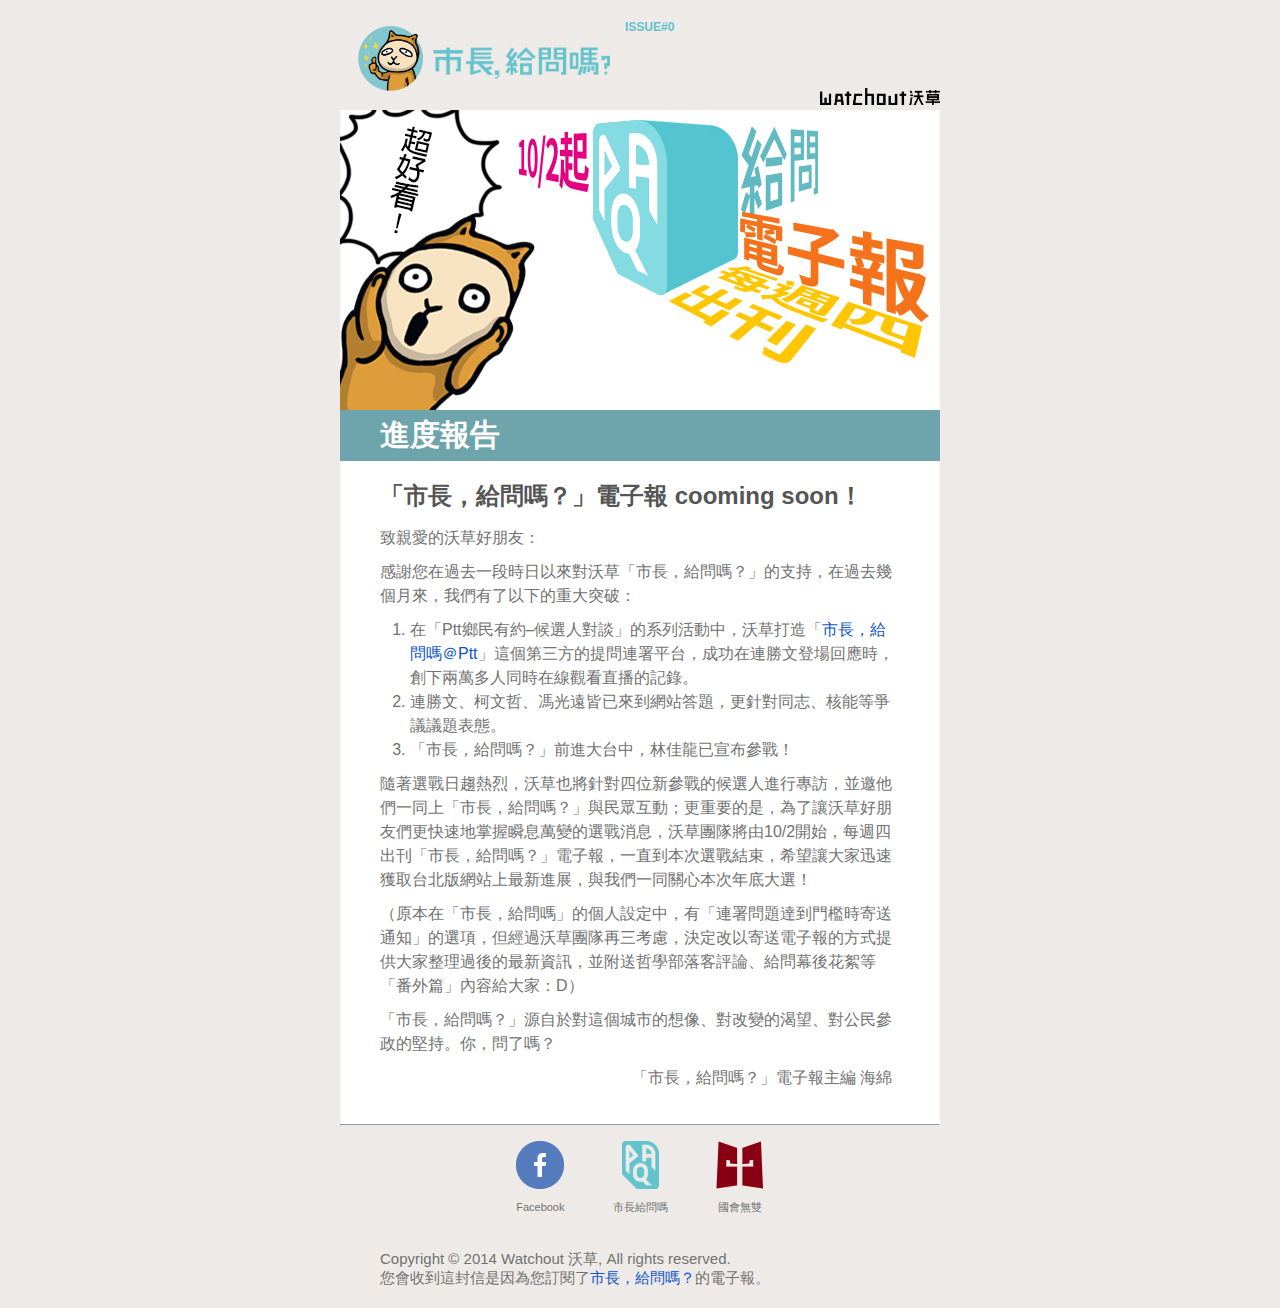
<file: index.html>
<!DOCTYPE html>
<html style="box-sizing: border-box; font-size: 15px; height: 100%; font-family: 'Helvetica Neue', Helvetica, Arial, 'Heiti TC', 'Apple LiGothic Medium', '\5FAE\8EDF\6B63\9ED1\9AD4', sans-serif; color: #555555; text-rendering: optimizeLegibility; min-width: 320px; background-color: rgb(238,234,231); margin: 0px; padding: 0px;">
<head>
<meta http-equiv="Content-Type" content="text/html; charset=utf-8">
<meta charset="utf-8">
<meta http-equiv="X-UA-Compatible" content="IE=edge,chrome=1">
<meta name="viewport" content="width=device-width, initial-scale=1.0, maximum-scale=1.0">
<title>市長，給問嗎</title>
<link rel="shortcut icon" href="http://pm5.github.io/epaper/logo.png">
</head>
<body>
<div style="box-sizing: border-box; font-size: 15px; height: 100%; font-family: 'Helvetica Neue', Helvetica, Arial, 'Heiti TC', 'Apple LiGothic Medium', '\5FAE\8EDF\6B63\9ED1\9AD4', sans-serif; color: #555555; text-rendering: optimizeLegibility; min-width: 320px; background-color: rgb(238,234,231); margin: 0px; padding: 0px;" bgcolor="rgb(238,234,231)">
  <div style="box-sizing: border-box; width: 95%; margin-left: auto; margin-right: auto; margin-top: 10px; max-width: 600px;">
    <div style="box-sizing: border-box; padding: 10px;">
      <img src="http://pm5.github.io/epaper/main.png" style="box-sizing: border-box; width: 80px; border-radius: 100%; vertical-align: bottom;"><img src="http://pm5.github.io/epaper/textonly.png" style="box-sizing: border-box; width: 180px; vertical-align: top; margin-top: 25px;"><span style="box-sizing: border-box; vertical-align: top; margin-top: 0px; margin-left: 15px; font-size: 12px; display: inline-block; font-family: Helvetica, Arial, Sans-Serif; font-weight: 600; color: rgb(98,195,204);">ISSUE#0</span>
    </div>
    <div style="box-sizing: border-box; text-align: right; position: relative;" align="right">
      <img src="http://pm5.github.io/epaper/watchout_logo.png" style="box-sizing: border-box; width: 120px; position: absolute; right: 0px; bottom: 5px;">
</div>
  </div>
  <div style="box-sizing: border-box; width: 95%; margin-left: auto; margin-right: auto; margin-bottom: 15px; background-color: white; max-width: 600px;"><header style="box-sizing: border-box;"><div style="box-sizing: border-box; position: relative;">
        <img src="http://pm5.github.io/epaper/cover01.jpg" style="box-sizing: border-box; display: block; width: 100%; position: relative; text-align: center; margin: 0px;">
</div>
    </header><div style="box-sizing: border-box; padding-bottom: 55px; position: relative;">
      <h2 style="box-sizing: border-box; color: white; font-size: 30px; background-color: #6ea5ac; margin: 0; padding: 5px 40px;">進度報告</h2>
      <h3 style="box-sizing: border-box; margin-top: 10px; margin-bottom: 0; font-size: 24px; padding: 9px 40px;">「市長，給問嗎？」電子報 cooming soon！</h3>
      <p style="box-sizing: border-box; font-size: 16px; color: #727272; line-height: 1.5; margin: 0; padding: 5px 40px;">致親愛的沃草好朋友：</p>
      <p style="box-sizing: border-box; font-size: 16px; color: #727272; line-height: 1.5; margin: 0; padding: 5px 40px;">感謝您在過去一段時日以來對沃草「市長，給問嗎？」的支持，在過去幾個月來，我們有了以下的重大突破：</p>
      <ol style="box-sizing: border-box; font-size: 16px; color: #727272; line-height: 1.5; list-style-type: decimal; margin: 0; padding: 5px 40px 5px 70px;">
<li style="box-sizing: border-box;">在「Ptt鄉民有約–候選人對談」的系列活動中，沃草打造「<a style="color: #1054CA; text-decoration: none; box-sizing: border-box;" href="http://wetheptt.cc/">市長，給問嗎＠Ptt</a>」這個第三方的提問連署平台，成功在連勝文登場回應時，創下兩萬多人同時在線觀看直播的記錄。</li>
        <li style="box-sizing: border-box;">連勝文、柯文哲、馮光遠皆已來到網站答題，更針對同志、核能等爭議議題表態。</li>
        <li style="box-sizing: border-box;">「市長，給問嗎？」前進大台中，林佳龍已宣布參戰！</li>
      </ol>
<p style="box-sizing: border-box; font-size: 16px; color: #727272; line-height: 1.5; margin: 0; padding: 5px 40px;">隨著選戰日趨熱烈，沃草也將針對四位新參戰的候選人進行專訪，並邀他們一同上「市長，給問嗎？」與民眾互動；更重要的是，為了讓沃草好朋友們更快速地掌握瞬息萬變的選戰消息，沃草團隊將由10/2開始，每週四出刊「市長，給問嗎？」電子報，一直到本次選戰結束，希望讓大家迅速獲取台北版網站上最新進展，與我們一同關心本次年底大選！</p>
      <p style="box-sizing: border-box; font-size: 16px; color: #727272; line-height: 1.5; margin: 0; padding: 5px 40px;">（原本在「市長，給問嗎」的個人設定中，有「連署問題達到門檻時寄送通知」的選項，但經過沃草團隊再三考慮，決定改以寄送電子報的方式提供大家整理過後的最新資訊，並附送哲學部落客評論、給問幕後花絮等「番外篇」內容給大家：D）</p>
      <p style="box-sizing: border-box; font-size: 16px; color: #727272; line-height: 1.5; margin: 0; padding: 5px 40px;">「市長，給問嗎？」源自於對這個城市的想像、對改變的渴望、對公民參政的堅持。你，問了嗎？</p>
      <p style="float: right; box-sizing: border-box; font-size: 16px; color: #727272; line-height: 1.5; margin: 0; padding: 5px 48px;">「市長，給問嗎？」電子報主編 海綿</p>
    </div>
    <hr style="box-sizing: border-box;"></div><div style="box-sizing: border-box; width: 95%; margin-left: auto; margin-right: auto; margin-top: 10px; max-width: 600px;">
    <footer style="box-sizing: border-box;"><ul style="box-sizing: border-box; text-align: center; list-style-type: none; margin: 0; padding: 0;">
<li style="box-sizing: border-box; display: inline-block; margin: 0 22px;">
          <a href="https://www.facebook.com/WatchOutTW" style="text-decoration: none; box-sizing: border-box; color: #727272; font-size: 11px;">
            <img src="http://pm5.github.io/epaper/color-facebook-96.png" style="box-sizing: border-box; height: 48px; display: block; margin: 0 auto 8px;">Facebook
          </a>
        </li>
        <li style="box-sizing: border-box; display: inline-block; margin: 0 22px;">
          <a href="http://wethepeople.tw" style="text-decoration: none; box-sizing: border-box; color: #727272; font-size: 11px;">
            <img src="http://pm5.github.io/epaper/color-wethepeople-96.png" style="box-sizing: border-box; height: 48px; display: block; margin: 0 auto 8px;">市長給問嗎
          </a>
</li>
        <li style="box-sizing: border-box; display: inline-block; margin: 0 22px;">
          <a href="http://musou.tw" style="text-decoration: none; box-sizing: border-box; color: #727272; font-size: 11px;">
            <img src="http://pm5.github.io/epaper/color-musou-96.png" style="box-sizing: border-box; height: 48px; display: block; margin: 0 auto 8px;">國會無雙
          </a>
        </li>
      </ul>
<p style="box-sizing: border-box; color: #727272; padding: 20px 40px;">Copyright © 2014 Watchout 沃草, All rights reserved.<br style="box-sizing: border-box;">
        您會收到這封信是因為您訂閱了<a href="http://wethepeople.tw" style="color: #1054CA; text-decoration: none; box-sizing: border-box;">市長，給問嗎？</a>的電子報。
      </p>
    </footer>
</div>
  <script style="box-sizing: border-box;">
  (function(i,s,o,g,r,a,m){i['GoogleAnalyticsObject']=r;i[r]=i[r]||function(){
    (i[r].q=i[r].q||[]).push(arguments)},i[r].l=1*new Date();a=s.createElement(o),
    m=s.getElementsByTagName(o)[0];a.async=1;a.src=g;m.parentNode.insertBefore(a,m)
  })(window,document,'script','//www.google-analytics.com/analytics.js','ga');

  ga('create', 'UA-48524226-8', 'wetheptt.cc');
  ga('require', 'displayfeatures');
  ga('require', 'linkid', 'linkid.js');
  ga('send', 'pageview');
  </script>
</div>
</body>
</html>
</file>
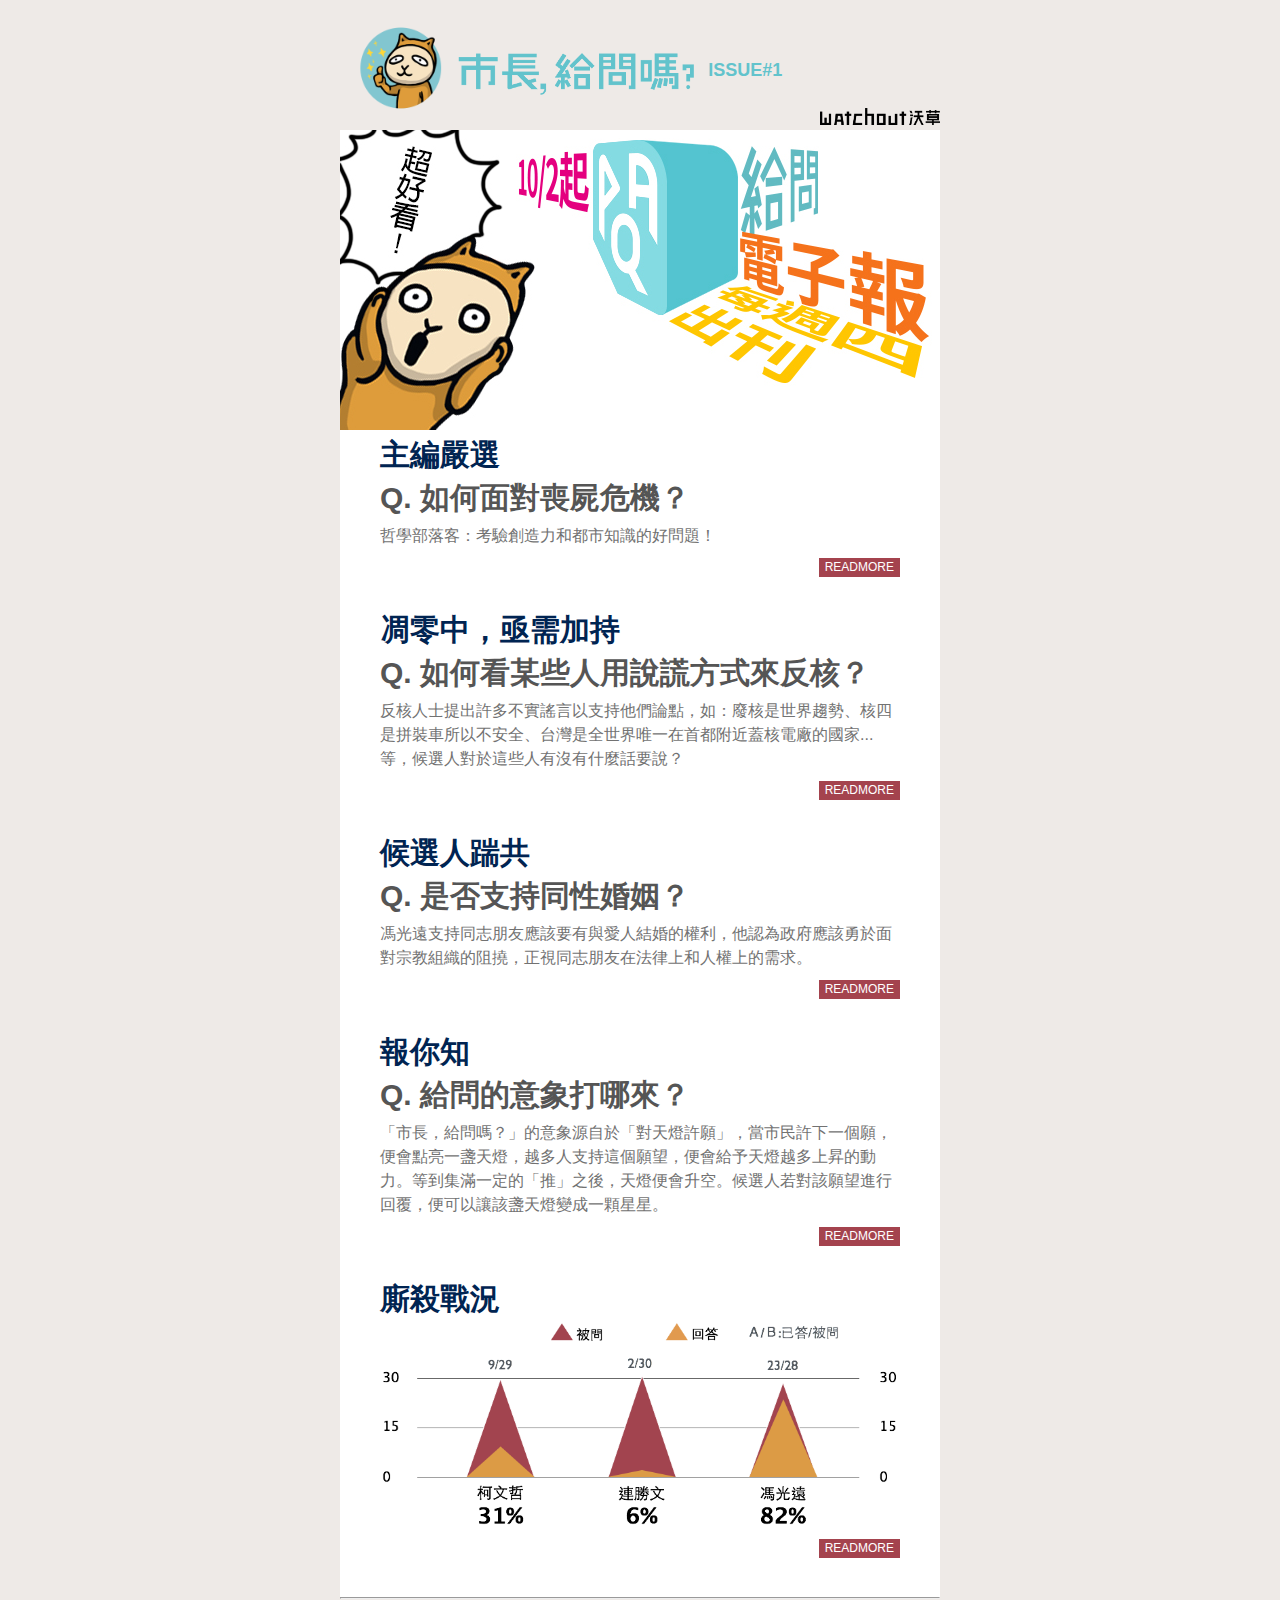
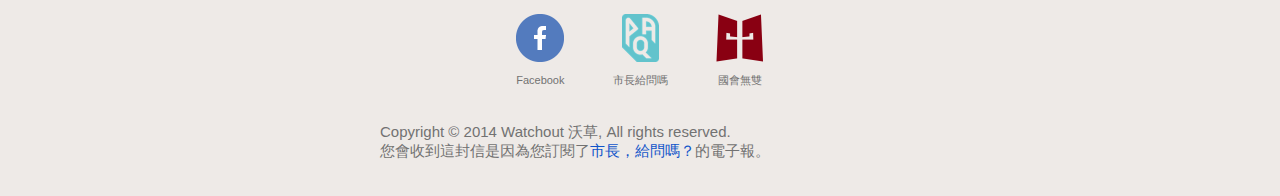
<file: index_inline.html>
<!DOCTYPE html>
<html>
<head>
  <!-- Standard Meta -->
  <meta charset="utf-8" />
  <meta http-equiv="X-UA-Compatible" content="IE=edge,chrome=1" />
  <meta name="viewport" content="width=device-width, initial-scale=1.0, maximum-scale=1.0">
  <!-- Site Properities -->
  <title>市長，給問嗎</title>
  <link rel="shortcut icon" href="logo.png">
  <style type="text/css">
    /* ------------------------------------------------------------ */
    /* Responsive Setup */
    /* ------------------------------------------------------------ */
    @media screen and (min-width: 1000px){
      .wrapper, .transparent_wrapper{
         width: 600px;
      }
    }
    @media screen and (max-width: 1000px){
      .wrapper, .transparent_wrapper{
         width: 600px;
      }
    }
    @media (max-width: 400px){
      .wrapper, .transparent_wrapper{
         width: 95%;
         box-sizing: border-box;
      }
    }
    @media (max-width: 400px){
      .header_icon {
         width: 80px;
      }
      .header_logo {
         width: 180px;
         margin-top: 25px;
      }
      .header_vol {
        font-size: 12px;
        margin-top: 0px;
        margin-left: 15px;
      }
    }
  </style>

</head>
<body style='font-size: 15px;height: 100%;font-family: "Helvetica Neue", Helvetica, Arial, "Heiti TC", "Apple LiGothic Medium", "\5FAE\8EDF\6B63\9ED1\9AD4", sans-serif; background: #FFFFFF;margin: 0px;padding: 0px; color: #555555; text-rendering: optimizeLegibility; min-width: 320px; background: rgb(238,234,231);'>
  <div class="transparent_wrapper" style="margin-left: auto; margin-right: auto; margin-top: 10px;">
    <div class="header" style="padding:10px;">
      <img class="header_icon" src="main.png" style="width: 100px; border-radius: 100%; vertical-align: bottom;"/>
      <img class="header_logo" src="textonly.png" style="width: 240px; vertical-align: top; margin-top: 30px;"/>
      <span class="header_vol" style="vertical-align: top; margin-top: 40px; margin-left: 10px; font-size: 18px; display: inline-block; font-family: Helvetica, Arial, Sans-Serif; font-weight: 600; color: rgb(98,195,204);">ISSUE#1</span>
    </div>
    <div class="header_meta" style="text-align: right; position: relative;">
      <img src="watchout_logo.png" style=" width: 120px; position: absolute; right: 0px; bottom: 5px;"/>
    </div>
  </div>
  <section class="wrapper" style="margin-left: auto; margin-right: auto; margin-bottom: 15px; background: rgb(247,247,247); background: white;">
    <header class="cover" style="box-sizing: border-box;">
      <div class="focus_section" style="position: relative;">
        <img class="focus_img" src="cover01.jpg" style="margin: 0px; width:100%; position: relative; text-align: center;"/>
      </div>
    </header>
    <div class="section topic_section" style="padding: 0 40px 55px 40px;position: relative;">
      <h2 style="color: #002452; margin: 2px 0; font-size: 30px;">主編嚴選</h2>
      <h3 style="margin: 2px 0; font-size: 30px;">Q. 如何面對喪屍危機？</h3>
      <p style="margin: 5px 0; font-size: 16px; color: #727272; line-height: 1.5;">哲學部落客：考驗創造力和都市知識的好問題！</p>
      <a class="btn" style="font-size: 12px; float: right; background-color: #A4434E; color: white; border: 0; margin: 5px 0; padding: 2px 6px 3px 6px;">READMORE</a>
    </div>
    <div class="section support_section" style="padding: 0 40px 55px 40px;position: relative;">
      <h2 style="color: #002452; margin: 2px 0; font-size: 30px;">凋零中，亟需加持</h2>
      <h3 style="margin: 2px 0; font-size: 30px;">Q. 如何看某些人用說謊方式來反核？</h3>
      <p style="margin: 5px 0; font-size: 16px; color: #727272; line-height: 1.5;">反核人士提出許多不實謠言以支持他們論點，如：廢核是世界趨勢、核四是拼裝車所以不安全、台灣是全世界唯一在首都附近蓋核電廠的國家...等，候選人對於這些人有沒有什麼話要說？</p>
      <a class="btn" style="font-size: 12px; float: right; background-color: #A4434E; color: white; border: 0; margin: 5px 0; padding: 2px 6px 3px 6px;">READMORE</a>
    </div>
    <div class="section candidate_section" style="padding: 0 40px 55px 40px;position: relative;">
      <h2 style="color: #002452; margin: 2px 0; font-size: 30px;">候選人踹共</h2>
      <h3 style="margin: 2px 0; font-size: 30px;">Q. 是否支持同性婚姻？</h3>
      <p style="margin: 5px 0; font-size: 16px; color: #727272; line-height: 1.5;">馮光遠支持同志朋友應該要有與愛人結婚的權利，他認為政府應該勇於面對宗教組織的阻撓，正視同志朋友在法律上和人權上的需求。</p>
      <a class="btn" style="font-size: 12px; float: right; background-color: #A4434E; color: white; border: 0; margin: 5px 0; padding: 2px 6px 3px 6px;">READMORE</a>
    </div>
    <div class="section news_section" style="padding: 0 40px 55px 40px;position: relative;">
      <h2 style="color: #002452; margin: 2px 0; font-size: 30px;">報你知</h2>
      <h3 style="margin: 2px 0; font-size: 30px;">Q. 給問的意象打哪來？</h3>
      <p style="margin: 5px 0; font-size: 16px; color: #727272; line-height: 1.5;">「市長，給問嗎？」的意象源自於「對天燈許願」，當市民許下一個願，便會點亮一盞天燈，越多人支持這個願望，便會給予天燈越多上昇的動力。等到集滿一定的「推」之後，天燈便會升空。候選人若對該願望進行回覆，便可以讓該盞天燈變成一顆星星。</p>
      <a class="btn" style="font-size: 12px; float: right; background-color: #A4434E; color: white; border: 0; margin: 5px 0; padding: 2px 6px 3px 6px;">READMORE</a>
    </div>
    <div class="section statis_section" style="padding: 0 40px 55px 40px;position: relative;">
      <h2 style="color: #002452; margin: 2px 0; font-size: 30px;">廝殺戰況</h2>
       <img class="focus_img" src="result01.jpg" style="margin: 0px; width:100%; position: relative; text-align: center;"/>
      <a class="btn" style="font-size: 12px; float: right; background-color: #A4434E; color: white; border: 0; margin: 5px 0; padding: 2px 6px 3px 6px;">READMORE</a>
    </div>
    <hr>
  </section>
  <div class="transparent_wrapper" style="margin-left: auto; margin-right: auto; margin-top: 10px;">
    <footer class="footer">
      <ul style="list-style: none; text-align: center; padding: 0; margin: 0;">
        <li style="display: inline-block; margin: 0 22px;">
          <a href="https://www.facebook.com/WatchOutTW" style="text-decoration: none; color: #727272; font-size: 11px;">
            <img src="color-facebook-96.png" style="height: 48px; margin: 0 auto 8px; display: block;"/>Facebook
          </a>
        </li>
        <li style="display: inline-block; margin: 0 22px;">
          <a href="http://wethepeople.tw" style="text-decoration: none; color: #727272; font-size: 11px;">
            <img src="color-wethepeople-96.png"  style="height: 48px; margin: 0 auto 8px; display: block;"/>市長給問嗎
          </a></li>
        <li style="display: inline-block; margin: 0 22px;">
          <a href="http://musou.tw" style="text-decoration: none; color: #727272; font-size: 11px;">
            <img src="color-musou-96.png"  style="height: 48px; margin: 0 auto 8px; display: block;">國會無雙
          </a>
        </li>
      </ul>
      <p style="padding: 20px 40px; color: #727272;">Copyright © 2014 Watchout 沃草, All rights reserved.<br>
        您會收到這封信是因為您訂閱了<a href="http://wethepeople.tw" style="color: #1054CA;text-decoration: none;">市長，給問嗎？</a>的電子報。
      </p>
    </footer>
  </div>
  <script>
  (function(i,s,o,g,r,a,m){i['GoogleAnalyticsObject']=r;i[r]=i[r]||function(){
    (i[r].q=i[r].q||[]).push(arguments)},i[r].l=1*new Date();a=s.createElement(o),
    m=s.getElementsByTagName(o)[0];a.async=1;a.src=g;m.parentNode.insertBefore(a,m)
  })(window,document,'script','//www.google-analytics.com/analytics.js','ga');

  ga('create', 'UA-48524226-8', 'wetheptt.cc');
  ga('require', 'displayfeatures');
  ga('require', 'linkid', 'linkid.js');
  ga('send', 'pageview');
  </script>
</body>
</html>
</file>
